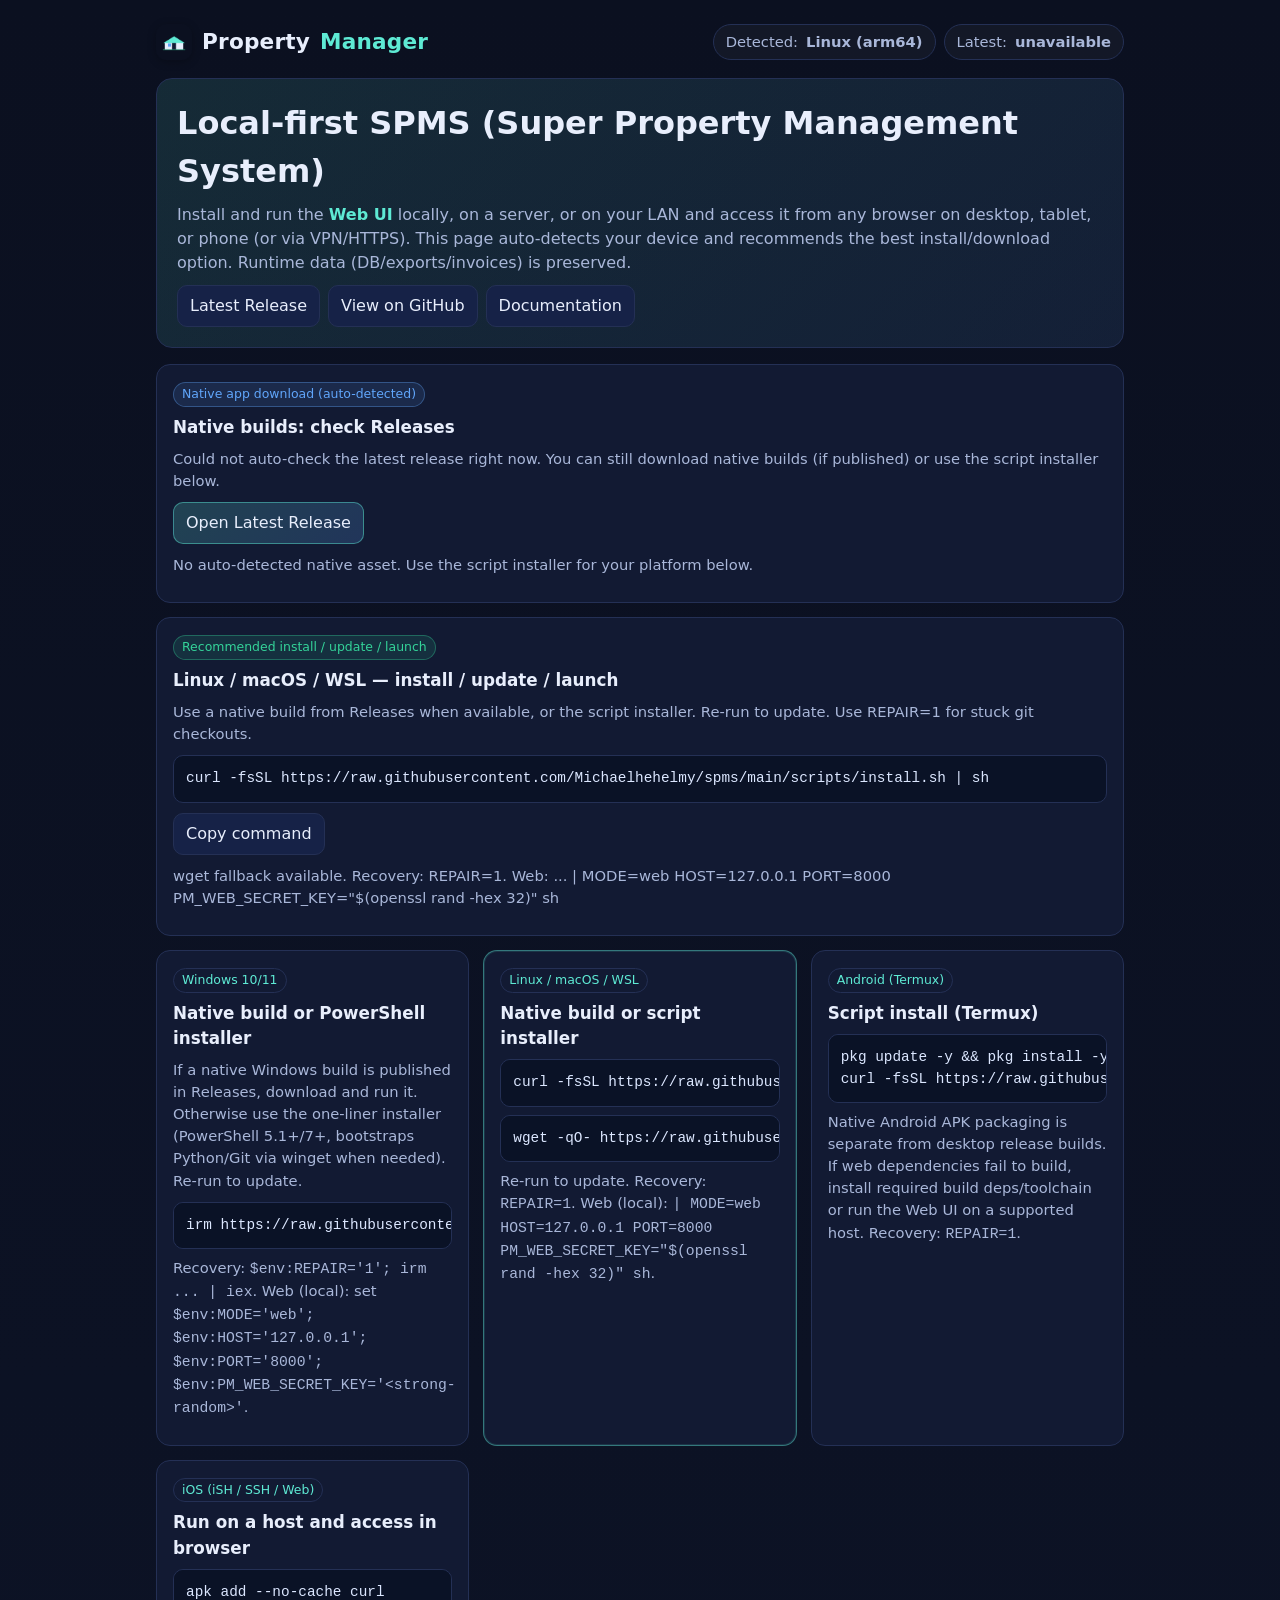
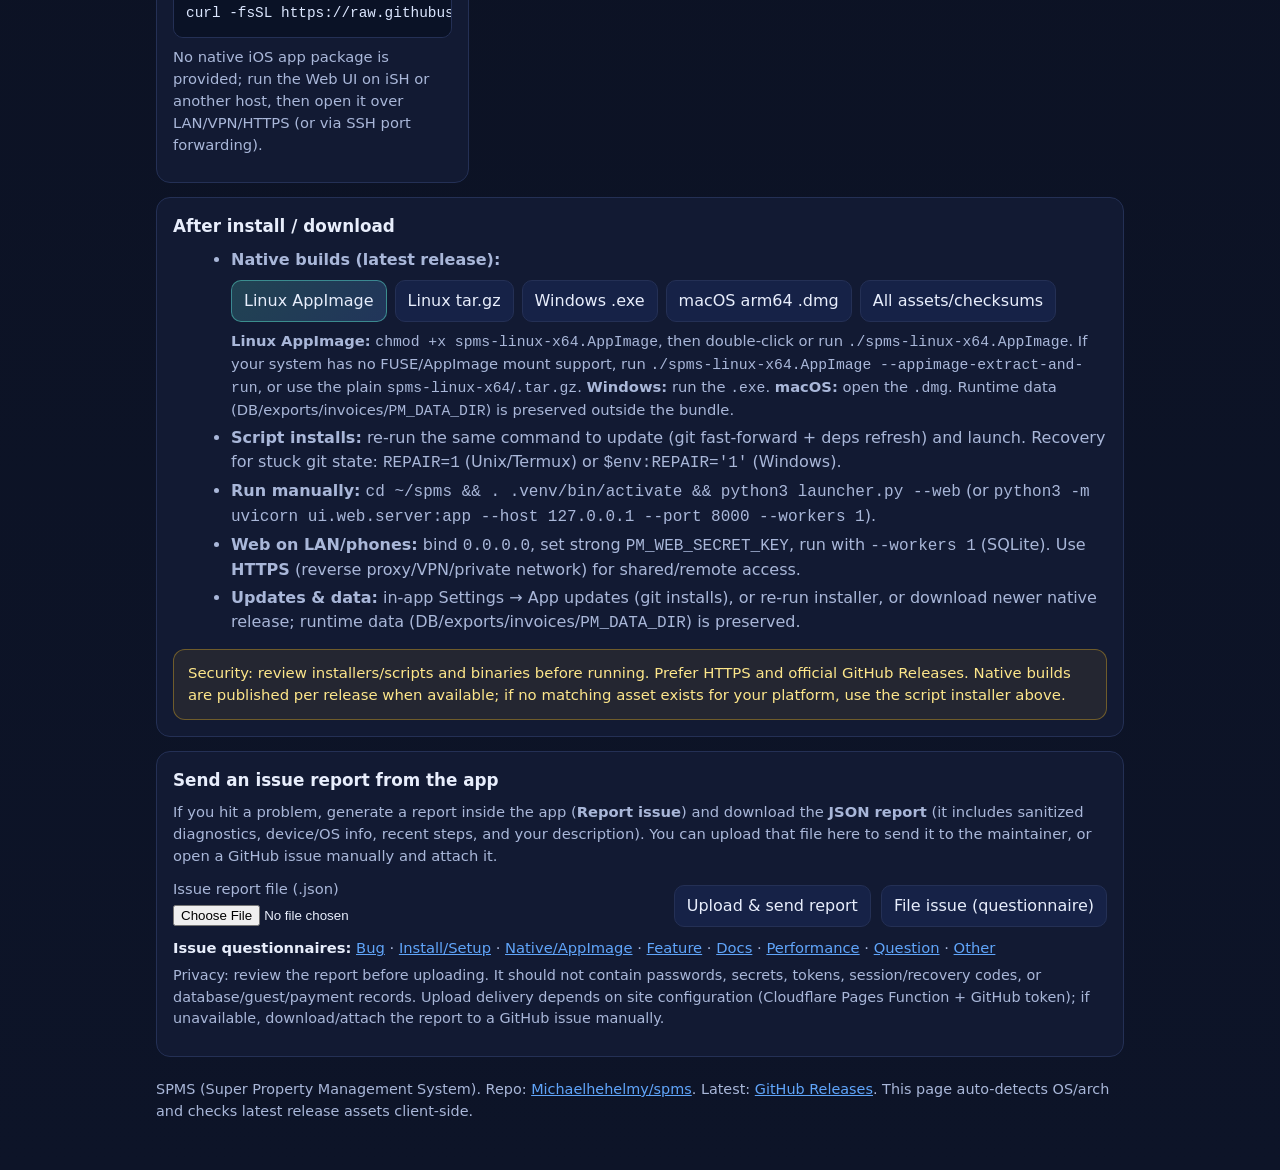
<file: index.html>
<!DOCTYPE html>
<html lang="en">
<head>
  <meta charset="utf-8">
  <meta name="viewport" content="width=device-width, initial-scale=1">
  <meta name="description" content="SPMS (Super Property Management System) — local-first Web app. Auto-detected install, download, and launch for Windows, macOS, Linux, Android (Termux), and iSH.">
  <title>SPMS — Download & Install</title>
  <link rel="icon" type="image/png" href="ui/web/static/icons/favicon-32.png">
  <link rel="apple-touch-icon" href="ui/web/static/icons/apple-touch-icon.png">
  <style>
    :root {
      --bg:#0b1020; --panel:#121a33; --panel2:#0f1730; --text:#e8eefc; --muted:#a9b7d9;
      --accent:#5eead4; --accent2:#60a5fa; --border:#243055; --code:#0a1226; --warn:#fbbf24; --ok:#34d399; --err:#f87171;
    }
    *{box-sizing:border-box}
    body{margin:0;font-family:system-ui,-apple-system,Segoe UI,Roboto,Ubuntu,Cantarell,"Helvetica Neue",Arial,sans-serif;background:linear-gradient(180deg,#0b1020 0%,#0d1428 100%);color:var(--text);line-height:1.5}
    a{color:var(--accent2)}
    .wrap{max-width:1000px;margin:0 auto;padding:24px 16px 48px}
    header{display:flex;flex-wrap:wrap;gap:12px;align-items:center;justify-content:space-between;margin-bottom:18px}
    .brand{font-size:1.35rem;font-weight:700;letter-spacing:.2px}.brand span{color:var(--accent)}
    .pills{display:flex;flex-wrap:wrap;gap:8px}
    .pill{display:inline-flex;align-items:center;gap:8px;padding:6px 12px;border:1px solid var(--border);border-radius:999px;background:rgba(255,255,255,.03);color:var(--muted);font-size:.92rem}
    .hero{background:linear-gradient(135deg,rgba(94,234,212,.12),rgba(96,165,250,.10));border:1px solid var(--border);border-radius:16px;padding:20px;margin-bottom:16px}
    h1{margin:0 0 8px;font-size:clamp(1.4rem,2.5vw,2rem)}
    p{margin:0 0 10px;color:var(--muted)}
    .grid{display:grid;grid-template-columns:repeat(auto-fit,minmax(280px,1fr));gap:14px}
    .card{background:var(--panel);border:1px solid var(--border);border-radius:14px;padding:16px}
    .card h2{margin:0 0 8px;font-size:1.05rem}
    .tag{display:inline-block;font-size:.78rem;padding:2px 8px;border-radius:999px;border:1px solid var(--border);color:var(--accent);margin-bottom:8px}
    .tag.recommended{background:rgba(52,211,153,.12);border-color:rgba(52,211,153,.35);color:var(--ok)}
    .tag.native{background:rgba(96,165,250,.12);border-color:rgba(96,165,250,.35);color:var(--accent2)}
    pre{margin:8px 0 0;background:var(--code);border:1px solid var(--border);border-radius:10px;padding:12px;overflow:auto;color:#dce7ff;font-size:.9rem}
    code{font-family:ui-monospace,SFMono-Regular,Menlo,Monaco,Consolas,"Liberation Mono",monospace}
    .row{display:flex;flex-wrap:wrap;gap:8px;align-items:center;margin-top:10px}
    button,.btn{cursor:pointer;border:1px solid var(--border);background:#162247;color:var(--text);padding:8px 12px;border-radius:10px;font:inherit;text-decoration:none;display:inline-flex;align-items:center;gap:6px}
    button:hover,.btn:hover{border-color:#35508f}
    .btn.primary{background:linear-gradient(135deg,rgba(94,234,212,.2),rgba(96,165,250,.2));border-color:rgba(94,234,212,.45)}
    .muted{color:var(--muted);font-size:.92rem}
    .note{margin-top:14px;padding:12px 14px;border:1px solid rgba(251,191,36,.35);background:rgba(251,191,36,.08);border-radius:12px;color:#fde68a;font-size:.93rem}
    .ok{color:var(--ok)} .warn{color:var(--warn)} .err{color:var(--err)}
    ul{margin:8px 0 0 18px;color:var(--muted)} li{margin:4px 0}
    footer{margin-top:22px;color:var(--muted);font-size:.9rem}
    .k{color:var(--accent)}
    .hidden{display:none !important}
    .dl-list{margin:8px 0 0;padding:0;list-style:none}
    .dl-list li{margin:6px 0}
  </style>
</head>
<body>
  <div class="wrap">
    <header>
      <div class="brand" style="display:flex;align-items:center;gap:10px;"><img src="ui/web/static/icons/icon-192.png" alt="SPMS hut logo" width="36" height="36" style="border-radius:10px;box-shadow:0 2px 8px rgba(0,0,0,.25)">Property <span>Manager</span></div>
      <div class="pills">
        <div class="pill">Detected: <strong id="detected-os">Detecting…</strong></div>
        <div class="pill">Latest: <strong id="latest-version">Checking…</strong></div>
      </div>
    </header>

    <section class="hero">
      <h1>Local-first SPMS (Super Property Management System)</h1>
      <p>Install and run the <strong class="k">Web UI</strong> locally, on a server, or on your LAN and access it from any browser on desktop, tablet, or phone (or via VPN/HTTPS). This page auto-detects your device and recommends the best install/download option. Runtime data (DB/exports/invoices) is preserved.</p>
      <div class="row">
        <a href="https://github.com/Michaelhehelmy/spms/releases/latest" target="_blank" rel="noopener"><button type="button" class="primary">Latest Release</button></a>
        <a href="https://github.com/Michaelhehelmy/spms" target="_blank" rel="noopener"><button type="button">View on GitHub</button></a>
        <a href="https://github.com/Michaelhehelmy/spms#readme" target="_blank" rel="noopener"><button type="button">Documentation</button></a>
      </div>
    </section>

    <section class="card" id="native-card" style="margin-bottom:14px;">
      <div class="tag native">Native app download (auto-detected)</div>
      <h2 id="native-title">Checking for native builds…</h2>
      <p id="native-desc" class="muted">Looking up the latest release assets for your platform.</p>
      <div id="native-actions" class="row"></div>
      <ul id="native-assets" class="dl-list"></ul>
      <p id="native-fallback" class="muted" style="margin-top:10px;"></p>
    </section>

    <section class="card" id="recommended-card" style="margin-bottom:14px;">
      <div class="tag recommended">Recommended install / update / launch</div>
      <h2 id="rec-title">Install / update / launch</h2>
      <p id="rec-desc" class="muted"></p>
      <pre><code id="rec-cmd"></code></pre>
      <div class="row">
        <button type="button" id="copy-rec">Copy command</button>
        <span class="muted" id="copy-status" aria-live="polite"></span>
      </div>
      <p id="rec-alt" class="muted" style="margin-top:10px;"></p>
    </section>

    <section class="grid" aria-label="Install options">
      <article class="card os-card" data-os="windows">
        <div class="tag">Windows 10/11</div>
        <h2>Native build or PowerShell installer</h2>
        <p class="muted">If a native Windows build is published in Releases, download and run it. Otherwise use the one-liner installer (PowerShell 5.1+/7+, bootstraps Python/Git via winget when needed). Re-run to update.</p>
        <pre><code>irm https://raw.githubusercontent.com/Michaelhehelmy/spms/main/scripts/install_windows.ps1 | iex</code></pre>
        <p class="muted" style="margin-top:8px;">Recovery: <code>$env:REPAIR='1'; irm ... | iex</code>. Web (local): set <code>$env:MODE='web'; $env:HOST='127.0.0.1'; $env:PORT='8000'; $env:PM_WEB_SECRET_KEY='&lt;strong-random&gt;'</code>.</p>
      </article>

      <article class="card os-card" data-os="linux">
        <div class="tag">Linux / macOS / WSL</div>
        <h2>Native build or script installer</h2>
        <pre><code>curl -fsSL https://raw.githubusercontent.com/Michaelhehelmy/spms/main/scripts/install.sh | sh</code></pre>
        <pre><code>wget -qO- https://raw.githubusercontent.com/Michaelhehelmy/spms/main/scripts/install.sh | sh</code></pre>
        <p class="muted" style="margin-top:8px;">Re-run to update. Recovery: <code>REPAIR=1</code>. Web (local): <code>| MODE=web HOST=127.0.0.1 PORT=8000 PM_WEB_SECRET_KEY="$(openssl rand -hex 32)" sh</code>.</p>
      </article>

      <article class="card os-card" data-os="android">
        <div class="tag">Android (Termux)</div>
        <h2>Script install (Termux)</h2>
        <pre><code>pkg update -y &amp;&amp; pkg install -y curl
curl -fsSL https://raw.githubusercontent.com/Michaelhehelmy/spms/main/scripts/install.sh | sh</code></pre>
        <p class="muted" style="margin-top:8px;">Native Android APK packaging is separate from desktop release builds. If web dependencies fail to build, install required build deps/toolchain or run the Web UI on a supported host. Recovery: <code>REPAIR=1</code>.</p>
      </article>

      <article class="card os-card" data-os="ios">
        <div class="tag">iOS (iSH / SSH / Web)</div>
        <h2>Run on a host and access in browser</h2>
        <pre><code>apk add --no-cache curl
curl -fsSL https://raw.githubusercontent.com/Michaelhehelmy/spms/main/scripts/install.sh | MODE=web sh</code></pre>
        <p class="muted" style="margin-top:8px;">No native iOS app package is provided; run the Web UI on iSH or another host, then open it over LAN/VPN/HTTPS (or via SSH port forwarding).</p>
      </article>
    </section>

    <section class="card" style="margin-top:14px;">
      <h2>After install / download</h2>
      <ul>
        <li><strong>Native builds (latest release):</strong>
          <div class="row" style="margin-top:8px; gap:8px; flex-wrap:wrap;">
            <a class="btn primary" href="https://github.com/Michaelhehelmy/spms/releases/latest/download/spms-linux-x64.AppImage" target="_blank" rel="noopener">Linux AppImage</a>
            <a class="btn secondary" href="https://github.com/Michaelhehelmy/spms/releases/latest/download/spms-linux-x64.tar.gz" target="_blank" rel="noopener">Linux tar.gz</a>
            <a class="btn secondary" href="https://github.com/Michaelhehelmy/spms/releases/latest/download/spms-windows-x64.exe" target="_blank" rel="noopener">Windows .exe</a>
            <a class="btn secondary" href="https://github.com/Michaelhehelmy/spms/releases/latest/download/spms-macos-arm64.dmg" target="_blank" rel="noopener">macOS arm64 .dmg</a>
            <a class="btn secondary" href="https://github.com/Michaelhehelmy/spms/releases/latest" target="_blank" rel="noopener">All assets/checksums</a>
          </div>
          <div class="muted" style="margin-top:8px; font-size:.92rem;">
            <strong>Linux AppImage:</strong> <code>chmod +x spms-linux-x64.AppImage</code>, then double-click or run <code>./spms-linux-x64.AppImage</code>. If your system has no FUSE/AppImage mount support, run <code>./spms-linux-x64.AppImage --appimage-extract-and-run</code>, or use the plain <code>spms-linux-x64</code>/<code>.tar.gz</code>. <strong>Windows:</strong> run the <code>.exe</code>. <strong>macOS:</strong> open the <code>.dmg</code>. Runtime data (DB/exports/invoices/<code>PM_DATA_DIR</code>) is preserved outside the bundle.
          </div>
        </li>
        <li><strong>Script installs:</strong> re-run the same command to update (git fast-forward + deps refresh) and launch. Recovery for stuck git state: <code>REPAIR=1</code> (Unix/Termux) or <code>$env:REPAIR='1'</code> (Windows).</li>
        <li><strong>Run manually:</strong> <code>cd ~/spms &amp;&amp; . .venv/bin/activate &amp;&amp; python3 launcher.py --web</code> (or <code>python3 -m uvicorn ui.web.server:app --host 127.0.0.1 --port 8000 --workers 1</code>).</li>
        <li><strong>Web on LAN/phones:</strong> bind <code>0.0.0.0</code>, set strong <code>PM_WEB_SECRET_KEY</code>, run with <code>--workers 1</code> (SQLite). Use <strong>HTTPS</strong> (reverse proxy/VPN/private network) for shared/remote access.</li>
        <li><strong>Updates &amp; data:</strong> in-app Settings → App updates (git installs), or re-run installer, or download newer native release; runtime data (DB/exports/invoices/<code>PM_DATA_DIR</code>) is preserved.</li>
      </ul>
      <div class="note">Security: review installers/scripts and binaries before running. Prefer HTTPS and official GitHub Releases. Native builds are published per release when available; if no matching asset exists for your platform, use the script installer above.</div>
    </section>

    <section class="card" id="report-upload" style="margin-top:14px;">
      <h2>Send an issue report from the app</h2>
      <p class="muted">If you hit a problem, generate a report inside the app (<strong>Report issue</strong>) and download the <strong>JSON report</strong> (it includes sanitized diagnostics, device/OS info, recent steps, and your description). You can upload that file here to send it to the maintainer, or open a GitHub issue manually and attach it.</p>
      <div class="row" style="margin-top:8px; align-items:flex-end; gap:10px;">
        <label style="flex:1; min-width:260px;">
          <span class="muted">Issue report file (.json)</span>
          <input id="report-file" type="file" accept=".json,application/json" style="width:100%; margin-top:4px; color:var(--text);"/>
        </label>
        <button type="button" id="upload-report" class="primary">Upload &amp; send report</button>
        <a class="btn" href="https://github.com/Michaelhehelmy/spms/issues/new/choose" target="_blank" rel="noopener">File issue (questionnaire)</a>
      </div>
      <p id="report-upload-status" class="muted" style="margin-top:10px;" aria-live="polite"></p>
      <div class="muted" style="margin-top:8px; font-size:.92rem;">
        <strong style="color:var(--text)">Issue questionnaires:</strong>
        <a href="https://github.com/Michaelhehelmy/spms/issues/new?template=bug_report.yml" target="_blank" rel="noopener">Bug</a> ·
        <a href="https://github.com/Michaelhehelmy/spms/issues/new?template=install_setup.yml" target="_blank" rel="noopener">Install/Setup</a> ·
        <a href="https://github.com/Michaelhehelmy/spms/issues/new?template=native_package.yml" target="_blank" rel="noopener">Native/AppImage</a> ·
        <a href="https://github.com/Michaelhehelmy/spms/issues/new?template=feature_request.yml" target="_blank" rel="noopener">Feature</a> ·
        <a href="https://github.com/Michaelhehelmy/spms/issues/new?template=documentation.yml" target="_blank" rel="noopener">Docs</a> ·
        <a href="https://github.com/Michaelhehelmy/spms/issues/new?template=performance.yml" target="_blank" rel="noopener">Performance</a> ·
        <a href="https://github.com/Michaelhehelmy/spms/issues/new?template=question.yml" target="_blank" rel="noopener">Question</a> ·
        <a href="https://github.com/Michaelhehelmy/spms/issues/new?template=other.yml" target="_blank" rel="noopener">Other</a>
      </div>
      <p class="muted" style="margin-top:6px; font-size:.9rem;">Privacy: review the report before uploading. It should not contain passwords, secrets, tokens, session/recovery codes, or database/guest/payment records. Upload delivery depends on site configuration (Cloudflare Pages Function + GitHub token); if unavailable, download/attach the report to a GitHub issue manually.</p>
    </section>

    <footer>
      SPMS (Super Property Management System). Repo: <a href="https://github.com/Michaelhehelmy/spms">Michaelhehelmy/spms</a>. Latest: <a href="https://github.com/Michaelhehelmy/spms/releases/latest">GitHub Releases</a>. This page auto-detects OS/arch and checks latest release assets client-side.
    </footer>
  </div>

  <script>
    (function () {
      var REPO = 'Michaelhehelmy/spms';
      var API_LATEST = 'https://api.github.com/repos/' + REPO + '/releases/latest';
      var RELEASES_URL = 'https://github.com/' + REPO + '/releases/latest';

      function detect() {
        var ua = navigator.userAgent || '';
        var plat = (navigator.platform || '').toLowerCase();
        var uaL = ua.toLowerCase();
        var touch = navigator.maxTouchPoints || 0;
        var isAndroid = /android/i.test(ua);
        var isIOS = /iphone|ipad|ipod/i.test(ua) || (plat === 'macintel' && touch > 1);
        var isWindows = /win/i.test(plat) || /windows/i.test(ua);
        var isMac = /mac/i.test(plat) && !isIOS;
        var isLinux = /linux/i.test(plat) && !isAndroid;
        var arch = 'x64';
        if (/arm64|aarch64|apple/.test(uaL) || (isMac && touch > 1)) arch = 'arm64';
        if (/armv7|armv8|arm/.test(uaL) && !/arm64|aarch64/.test(uaL)) arch = 'arm';
        var os = 'linux', label = 'Linux';
        if (isWindows) { os='windows'; label='Windows'; }
        else if (isAndroid) { os='android'; label='Android (Termux)'; }
        else if (isIOS) { os='ios'; label='iOS'; }
        else if (isMac) { os='macos'; label='macOS'; }
        else if (isLinux) { os='linux'; label='Linux'; }
        return { os: os, label: label + (os==='windows'||os==='linux'||os==='macos' ? ' ('+arch+')' : ''), arch: arch, isWindows:isWindows, isMac:isMac, isLinux:isLinux, isAndroid:isAndroid, isIOS:isIOS };
      }

      var options = {
        windows: {
          title: 'Windows — install / update / launch',
          desc: 'Use a native Windows build from Releases when available, or the PowerShell installer (5.1+/7+, bootstraps Python/Git via winget when needed). Re-run to update. Use REPAIR=1 for stuck git checkouts.',
          cmd: 'irm https://raw.githubusercontent.com/Michaelhehelmy/spms/main/scripts/install_windows.ps1 | iex',
          alt: 'Native: download the Windows asset below (if published). Recovery: $env:REPAIR=\'1\'; irm ... | iex  |  Web (local): default  |  Web (LAN): $env:MODE=\'web\'; $env:HOST=\'0.0.0.0\'; $env:PORT=\'8000\'; $env:PM_WEB_SECRET_KEY=\'<strong-random>\''
        },
        linux: {
          title: 'Linux / macOS / WSL — install / update / launch',
          desc: 'Use a native build from Releases when available, or the script installer. Re-run to update. Use REPAIR=1 for stuck git checkouts.',
          cmd: 'curl -fsSL https://raw.githubusercontent.com/Michaelhehelmy/spms/main/scripts/install.sh | sh',
          alt: 'wget fallback available. Recovery: REPAIR=1. Web: ... | MODE=web HOST=127.0.0.1 PORT=8000 PM_WEB_SECRET_KEY="$(openssl rand -hex 32)" sh'
        },
        macos: {
          title: 'macOS — install / update / launch',
          desc: 'Use a native macOS build from Releases when available (x64/arm64), or the script installer. Re-run to update. Use REPAIR=1 for stuck git checkouts.',
          cmd: 'curl -fsSL https://raw.githubusercontent.com/Michaelhehelmy/spms/main/scripts/install.sh | sh',
          alt: 'Native: download the macOS asset below (if published), or use the script installer above.'
        },
        android: {
          title: 'Android (Termux) — install / update / launch',
          desc: 'Script install in Termux (native Android APK packaging is separate). Re-run to update. If web deps fail to build, install required build deps/toolchain or run the web UI on a supported host. Recovery: REPAIR=1.',
          cmd: 'pkg update -y && pkg install -y curl\ncurl -fsSL https://raw.githubusercontent.com/Michaelhehelmy/spms/main/scripts/install.sh | sh',
          alt: 'Recovery: REPAIR=1 curl -fsSL .../install.sh | sh  |  Web/LAN: set MODE=web HOST=0.0.0.0 PORT=8000 PM_WEB_SECRET_KEY=<strong-random>'
        },
        ios: {
          title: 'iPhone/iPad — run on a host, access in browser',
          desc: 'No native iOS app package is provided; run the Web UI on iSH or another host, then open it in Safari over LAN/VPN/HTTPS.',
          cmd: 'apk add --no-cache curl\ncurl -fsSL https://raw.githubusercontent.com/Michaelhehelmy/spms/main/scripts/install.sh | MODE=web sh',
          alt: 'Run the server on a reachable host and browse http://<host-ip>:8000 (use --workers 1, strong PM_WEB_SECRET_KEY, HTTPS for shared/remote access).'
        }
      };

      function matchAssets(assets, info) {
        if (!assets || !assets.length) return [];
        var os = info.os, arch = info.arch;
        function score(name) {
          var n = name.toLowerCase();
          var s = 0;
          if (os === 'windows' && (/win/.test(n) || /\.exe($|\.)/.test(n) || /\.msi($|\.)/.test(n) || /\.zip($|\.)/.test(n))) s += 5;
          if (os === 'macos' && (/mac|osx|darwin/.test(n) || /\.dmg($|\.)/.test(n) || /\.pkg($|\.)/.test(n))) s += 5;
          if (os === 'linux' && (/linux/.test(n) || /\.appimage($|\.)/.test(n) || /\.deb($|\.)/.test(n) || /\.tar/.test(n))) s += 5;
          // Prefer modern single-file/native distribution formats
          if (os === 'windows' && /\.exe($|\.)/.test(n)) s += 2;
          if (os === 'macos' && /\.dmg($|\.)/.test(n)) s += 2;
          if (os === 'linux' && /\.appimage($|\.)/.test(n)) s += 2;
          if (os === 'linux' && /linux/.test(n) && !/\.(tar\.|t?gz|zip|deb|rpm|appimage)($|\.)/.test(n)) s += 1; // plain single binary
          if (os === 'android' && (/android|\.apk($|\.)/.test(n))) s += 5;
          if (arch === 'arm64' && (/arm64|aarch64/.test(n))) s += 2;
          if (arch === 'x64' && (/x64|amd64|x86_64/.test(n))) s += 2;
          if (/nuitka|native|standalone|\bspms\b|property-manager/.test(n)) s += 1;
          if (/sha256|checksum|\.sig/.test(n)) s -= 10;
          return s;
        }
        return assets.map(function(a){ return {a:a, s:score(a.name||'')}; })
          .filter(function(x){ return x.s > 0; })
          .sort(function(x,y){ return y.s - x.s; })
          .map(function(x){ return x.a; });
      }

      function setNative(info, release, err) {
        var title = document.getElementById('native-title');
        var desc = document.getElementById('native-desc');
        var actions = document.getElementById('native-actions');
        var list = document.getElementById('native-assets');
        var fb = document.getElementById('native-fallback');
        actions.innerHTML = ''; list.innerHTML = '';
        var verEl = document.getElementById('latest-version');
        if (err || !release) {
          if (verEl) verEl.textContent = 'unavailable';
          title.textContent = 'Native builds: check Releases';
          desc.textContent = 'Could not auto-check the latest release right now. You can still download native builds (if published) or use the script installer below.';
          actions.innerHTML = '<a class="btn primary" href="'+RELEASES_URL+'" target="_blank" rel="noopener">Open Latest Release</a>';
          fb.innerHTML = 'No auto-detected native asset. Use the script installer for your platform below.';
          return;
        }
        var tag = release.tag_name || release.name || 'latest';
        if (verEl) verEl.textContent = tag;
        var matches = matchAssets(release.assets || [], info);
        if (matches.length) {
          title.textContent = 'Native build available for ' + info.label + ' (' + tag + ')';
          desc.textContent = 'Download the matching asset for your device, then run/install it. Verify checksums/signatures if provided in the release.';
          var best = matches[0];
          actions.innerHTML = '<a class="btn primary" href="'+best.browser_download_url+'" rel="noopener">Download ' + (best.name||'native build') + '</a>' +
                              '<a class="btn" href="'+(release.html_url||RELEASES_URL)+'" target="_blank" rel="noopener">View Release</a>';
          fb.innerHTML = '<span class="ok">Auto-detected match found.</span> If this is not the right build for your CPU/OS, pick another asset below or use the script installer.';
        } else {
          title.textContent = 'No native build auto-matched for ' + info.label + ' (' + tag + ')';
          desc.textContent = 'A release exists, but no asset clearly matches this device/OS. You can browse all release assets or use the script installer (recommended fallback).';
          actions.innerHTML = '<a class="btn primary" href="'+(release.html_url||RELEASES_URL)+'" target="_blank" rel="noopener">Browse Release Assets</a>';
          fb.innerHTML = 'Script installer below works across supported environments and preserves runtime data.';
        }
        var all = (release.assets || []).slice(0, 12);
        for (var i=0;i<all.length;i++) {
          var a = all[i];
          var li = document.createElement('li');
          li.innerHTML = '<a href="'+a.browser_download_url+'" rel="noopener">'+a.name+'</a> <span class="muted">(' + Math.round((a.size||0)/1024/1024*10)/10 + ' MB)</span>';
          list.appendChild(li);
        }
      }

      var info = detect();
      document.getElementById('detected-os').textContent = info.label;
      var key = info.os === 'macos' ? 'macos' : (info.os === 'windows' ? 'windows' : (info.os === 'android' ? 'android' : (info.os === 'ios' ? 'ios' : 'linux')));
      var opt = options[key] || options.linux;
      document.getElementById('rec-title').textContent = opt.title;
      document.getElementById('rec-desc').textContent = opt.desc;
      document.getElementById('rec-cmd').textContent = opt.cmd;
      document.getElementById('rec-alt').textContent = opt.alt;

      document.getElementById('copy-rec').addEventListener('click', function () {
        var text = opt.cmd;
        var status = document.getElementById('copy-status');
        function done(msg) { status.textContent = msg; setTimeout(function(){ status.textContent = ''; }, 2500); }
        if (navigator.clipboard && navigator.clipboard.writeText) {
          navigator.clipboard.writeText(text).then(function(){ done('Copied.'); }, function(){ done('Copy failed — select manually.'); });
        } else {
          try { var ta=document.createElement('textarea'); ta.value=text; document.body.appendChild(ta); ta.select(); document.execCommand('copy'); document.body.removeChild(ta); done('Copied.'); }
          catch(e){ done('Copy failed — select manually.'); }
        }
      });

      var cards = document.querySelectorAll('.os-card');
      for (var i=0;i<cards.length;i++) {
        var d = cards[i].getAttribute('data-os');
        if (d === info.os || (d === 'linux' && (info.os === 'macos' || info.os === 'linux'))) {
          cards[i].style.borderColor = 'rgba(94,234,212,.45)';
          cards[i].style.boxShadow = '0 0 0 1px rgba(94,234,212,.12) inset';
        }
      }

      // Fetch latest release (client-side). May be rate-limited or blocked by CORS/network policies.
      try {
        fetch(API_LATEST, { headers: { 'Accept': 'application/vnd.github+json' } })
          .then(function(r){ if(!r.ok) throw new Error('HTTP '+r.status); return r.json(); })
          .then(function(j){ setNative(info, j, null); })
          .catch(function(e){ setNative(info, null, e); });
      } catch (e) { setNative(info, null, e); }

      // Upload downloaded in-app JSON report to landing page endpoint (Pages Function -> GitHub issue)
      var uploadBtn = document.getElementById('upload-report');
      var fileInput = document.getElementById('report-file');
      var uploadStatus = document.getElementById('report-upload-status');
      function setUploadStatus(msg, cls) {
        if (!uploadStatus) return;
        uploadStatus.className = 'muted ' + (cls || '');
        uploadStatus.textContent = msg || '';
      }
      if (uploadBtn) {
        uploadBtn.addEventListener('click', function () {
          var file = fileInput && fileInput.files && fileInput.files[0];
          if (!file) { setUploadStatus('Select the downloaded JSON report file first.', 'warn'); return; }
          if (file.size > 600000) { setUploadStatus('Report file is too large. Please upload the JSON report generated by the app (or attach it to a GitHub issue manually).', 'warn'); return; }
          var reader = new FileReader();
          uploadBtn.disabled = true;
          setUploadStatus('Uploading report…', '');
          reader.onerror = function () { uploadBtn.disabled = false; setUploadStatus('Could not read the selected file.', 'err'); };
          reader.onload = function () {
            var text = reader.result;
            try { JSON.parse(text); } catch (e) { uploadBtn.disabled = false; setUploadStatus('Selected file is not valid JSON. Please choose the downloaded .json report.', 'err'); return; }
            fetch('/api/report', { method: 'POST', headers: { 'Content-Type': 'application/json' }, body: text })
              .then(function (r) { return r.json().catch(function(){ return {}; }).then(function(j){ return { ok: r.ok, status: r.status, j: j }; }); })
              .then(function (res) {
                uploadBtn.disabled = false;
                if (res.ok && res.j && res.j.ok) {
                  var url = res.j.issue_url || '';
                  setUploadStatus('Report sent successfully.' + (url ? ' Issue: ' + url : ''), 'ok');
                  if (url) {
                    var a = document.createElement('a'); a.href = url; a.target = '_blank'; a.rel = 'noopener'; a.textContent = 'View submitted report'; a.style.marginLeft = '8px';
                    uploadStatus.appendChild(document.createTextNode(' '));
                    uploadStatus.appendChild(a);
                  }
                } else {
                  var msg = (res.j && (res.j.error || res.j.message)) || ('Upload failed (HTTP ' + res.status + ').');
                  if (res.status === 404 || res.status === 405) msg = 'Report upload endpoint is not available on this deployment. Please open a GitHub issue and attach the downloaded report file.';
                  setUploadStatus(msg, 'err');
                }
              })
              .catch(function () { uploadBtn.disabled = false; setUploadStatus('Network error while uploading. Please open a GitHub issue and attach the downloaded report file.', 'err'); });
          };
          reader.readAsText(file);
        });
      }
    })();
  </script>
</body>
</html>
</file>
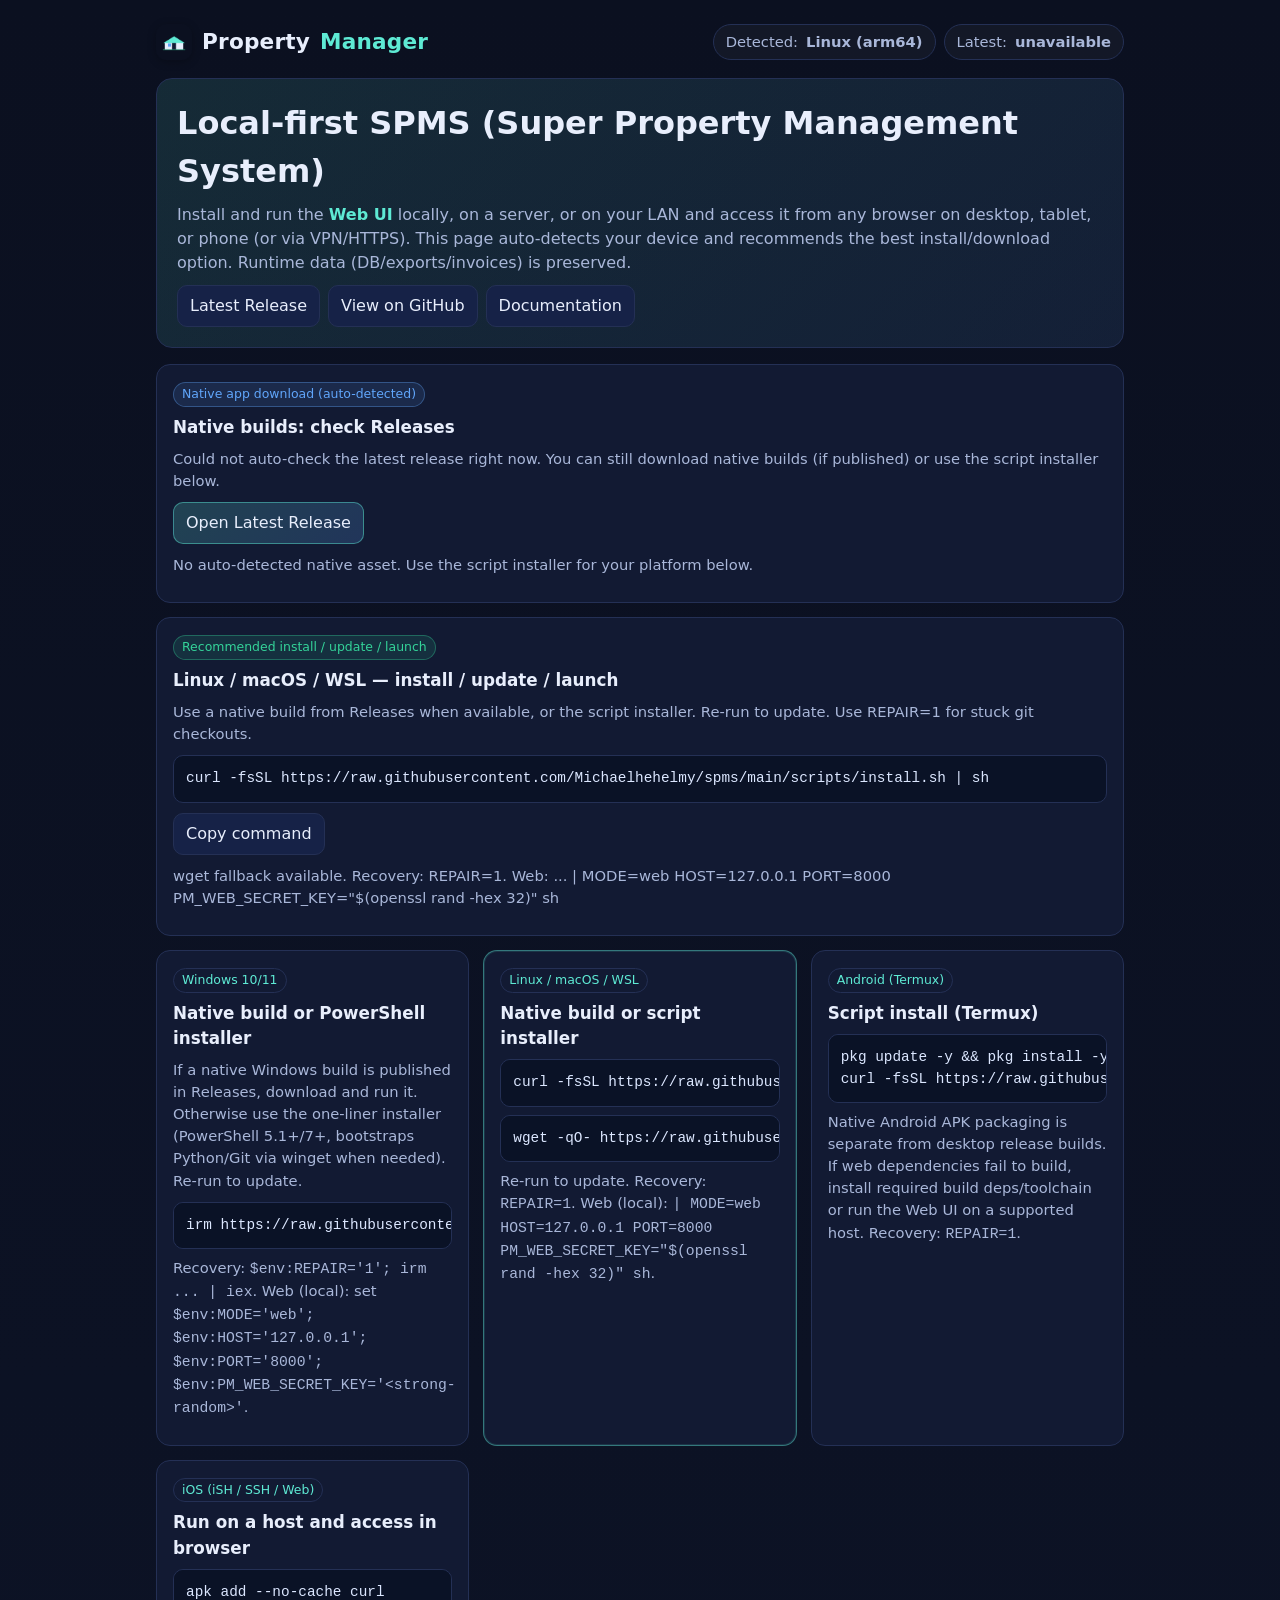
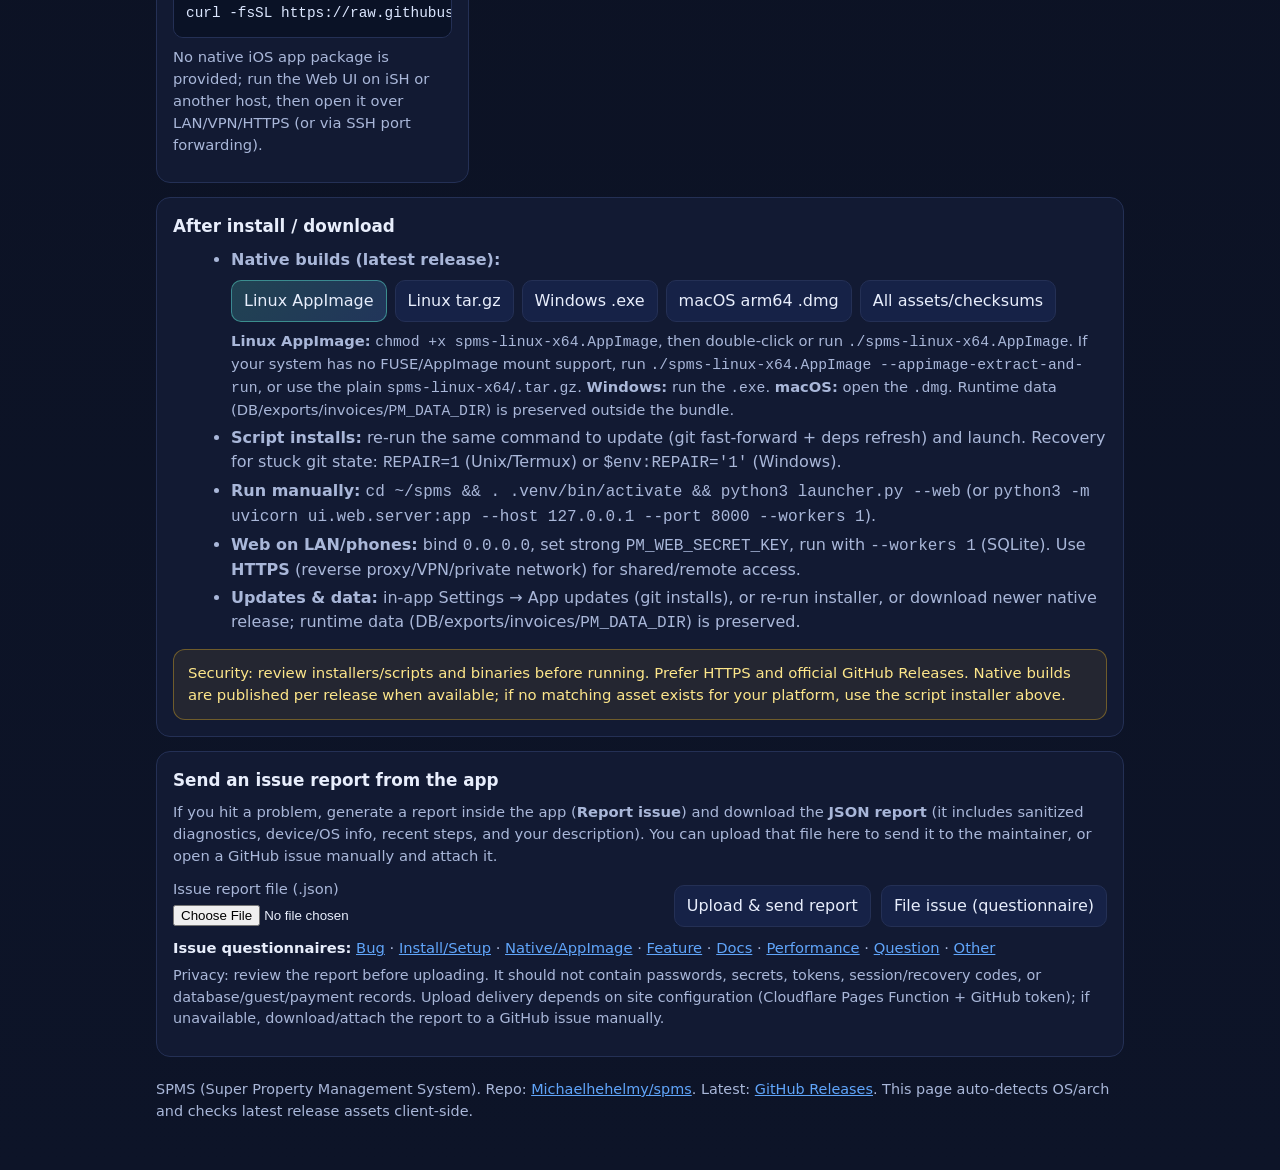
<file: website/index.html>
<!DOCTYPE html>
<html lang="en">
<head>
  <meta charset="utf-8">
  <meta name="viewport" content="width=device-width, initial-scale=1">
  <meta name="description" content="SPMS (Super Property Management System) — local-first Web app. Auto-detected install, download, and launch for Windows, macOS, Linux, Android (Termux), and iSH.">
  <title>SPMS — Download & Install</title>
  <link rel="icon" type="image/png" href="icons/favicon-32.png">
  <link rel="apple-touch-icon" href="icons/apple-touch-icon.png">
  <style>
    :root {
      --bg:#0b1020; --panel:#121a33; --panel2:#0f1730; --text:#e8eefc; --muted:#a9b7d9;
      --accent:#5eead4; --accent2:#60a5fa; --border:#243055; --code:#0a1226; --warn:#fbbf24; --ok:#34d399; --err:#f87171;
    }
    *{box-sizing:border-box}
    body{margin:0;font-family:system-ui,-apple-system,Segoe UI,Roboto,Ubuntu,Cantarell,"Helvetica Neue",Arial,sans-serif;background:linear-gradient(180deg,#0b1020 0%,#0d1428 100%);color:var(--text);line-height:1.5}
    a{color:var(--accent2)}
    .wrap{max-width:1000px;margin:0 auto;padding:24px 16px 48px}
    header{display:flex;flex-wrap:wrap;gap:12px;align-items:center;justify-content:space-between;margin-bottom:18px}
    .brand{font-size:1.35rem;font-weight:700;letter-spacing:.2px}.brand span{color:var(--accent)}
    .pills{display:flex;flex-wrap:wrap;gap:8px}
    .pill{display:inline-flex;align-items:center;gap:8px;padding:6px 12px;border:1px solid var(--border);border-radius:999px;background:rgba(255,255,255,.03);color:var(--muted);font-size:.92rem}
    .hero{background:linear-gradient(135deg,rgba(94,234,212,.12),rgba(96,165,250,.10));border:1px solid var(--border);border-radius:16px;padding:20px;margin-bottom:16px}
    h1{margin:0 0 8px;font-size:clamp(1.4rem,2.5vw,2rem)}
    p{margin:0 0 10px;color:var(--muted)}
    .grid{display:grid;grid-template-columns:repeat(auto-fit,minmax(280px,1fr));gap:14px}
    .card{background:var(--panel);border:1px solid var(--border);border-radius:14px;padding:16px}
    .card h2{margin:0 0 8px;font-size:1.05rem}
    .tag{display:inline-block;font-size:.78rem;padding:2px 8px;border-radius:999px;border:1px solid var(--border);color:var(--accent);margin-bottom:8px}
    .tag.recommended{background:rgba(52,211,153,.12);border-color:rgba(52,211,153,.35);color:var(--ok)}
    .tag.native{background:rgba(96,165,250,.12);border-color:rgba(96,165,250,.35);color:var(--accent2)}
    pre{margin:8px 0 0;background:var(--code);border:1px solid var(--border);border-radius:10px;padding:12px;overflow:auto;color:#dce7ff;font-size:.9rem}
    code{font-family:ui-monospace,SFMono-Regular,Menlo,Monaco,Consolas,"Liberation Mono",monospace}
    .row{display:flex;flex-wrap:wrap;gap:8px;align-items:center;margin-top:10px}
    button,.btn{cursor:pointer;border:1px solid var(--border);background:#162247;color:var(--text);padding:8px 12px;border-radius:10px;font:inherit;text-decoration:none;display:inline-flex;align-items:center;gap:6px}
    button:hover,.btn:hover{border-color:#35508f}
    .btn.primary{background:linear-gradient(135deg,rgba(94,234,212,.2),rgba(96,165,250,.2));border-color:rgba(94,234,212,.45)}
    .muted{color:var(--muted);font-size:.92rem}
    .note{margin-top:14px;padding:12px 14px;border:1px solid rgba(251,191,36,.35);background:rgba(251,191,36,.08);border-radius:12px;color:#fde68a;font-size:.93rem}
    .ok{color:var(--ok)} .warn{color:var(--warn)} .err{color:var(--err)}
    ul{margin:8px 0 0 18px;color:var(--muted)} li{margin:4px 0}
    footer{margin-top:22px;color:var(--muted);font-size:.9rem}
    .k{color:var(--accent)}
    .hidden{display:none !important}
    .dl-list{margin:8px 0 0;padding:0;list-style:none}
    .dl-list li{margin:6px 0}
  </style>
</head>
<body>
  <div class="wrap">
    <header>
      <div class="brand" style="display:flex;align-items:center;gap:10px;"><img src="icons/icon-192.png" alt="SPMS hut logo" width="36" height="36" style="border-radius:10px;box-shadow:0 2px 8px rgba(0,0,0,.25)">Property <span>Manager</span></div>
      <div class="pills">
        <div class="pill">Detected: <strong id="detected-os">Detecting…</strong></div>
        <div class="pill">Latest: <strong id="latest-version">Checking…</strong></div>
      </div>
    </header>

    <section class="hero">
      <h1>Local-first SPMS (Super Property Management System)</h1>
      <p>Install and run the <strong class="k">Web UI</strong> locally, on a server, or on your LAN and access it from any browser on desktop, tablet, or phone (or via VPN/HTTPS). This page auto-detects your device and recommends the best install/download option. Runtime data (DB/exports/invoices) is preserved.</p>
      <div class="row">
        <a href="https://github.com/Michaelhehelmy/spms/releases/latest" target="_blank" rel="noopener"><button type="button" class="primary">Latest Release</button></a>
        <a href="https://github.com/Michaelhehelmy/spms" target="_blank" rel="noopener"><button type="button">View on GitHub</button></a>
        <a href="https://github.com/Michaelhehelmy/spms#readme" target="_blank" rel="noopener"><button type="button">Documentation</button></a>
      </div>
    </section>

    <section class="card" id="native-card" style="margin-bottom:14px;">
      <div class="tag native">Native app download (auto-detected)</div>
      <h2 id="native-title">Checking for native builds…</h2>
      <p id="native-desc" class="muted">Looking up the latest release assets for your platform.</p>
      <div id="native-actions" class="row"></div>
      <ul id="native-assets" class="dl-list"></ul>
      <p id="native-fallback" class="muted" style="margin-top:10px;"></p>
    </section>

    <section class="card" id="recommended-card" style="margin-bottom:14px;">
      <div class="tag recommended">Recommended install / update / launch</div>
      <h2 id="rec-title">Install / update / launch</h2>
      <p id="rec-desc" class="muted"></p>
      <pre><code id="rec-cmd"></code></pre>
      <div class="row">
        <button type="button" id="copy-rec">Copy command</button>
        <span class="muted" id="copy-status" aria-live="polite"></span>
      </div>
      <p id="rec-alt" class="muted" style="margin-top:10px;"></p>
    </section>

    <section class="grid" aria-label="Install options">
      <article class="card os-card" data-os="windows">
        <div class="tag">Windows 10/11</div>
        <h2>Native build or PowerShell installer</h2>
        <p class="muted">If a native Windows build is published in Releases, download and run it. Otherwise use the one-liner installer (PowerShell 5.1+/7+, bootstraps Python/Git via winget when needed). Re-run to update.</p>
        <pre><code>irm https://raw.githubusercontent.com/Michaelhehelmy/spms/main/scripts/install_windows.ps1 | iex</code></pre>
        <p class="muted" style="margin-top:8px;">Recovery: <code>$env:REPAIR='1'; irm ... | iex</code>. Web (local): set <code>$env:MODE='web'; $env:HOST='127.0.0.1'; $env:PORT='8000'; $env:PM_WEB_SECRET_KEY='&lt;strong-random&gt;'</code>.</p>
      </article>

      <article class="card os-card" data-os="linux">
        <div class="tag">Linux / macOS / WSL</div>
        <h2>Native build or script installer</h2>
        <pre><code>curl -fsSL https://raw.githubusercontent.com/Michaelhehelmy/spms/main/scripts/install.sh | sh</code></pre>
        <pre><code>wget -qO- https://raw.githubusercontent.com/Michaelhehelmy/spms/main/scripts/install.sh | sh</code></pre>
        <p class="muted" style="margin-top:8px;">Re-run to update. Recovery: <code>REPAIR=1</code>. Web (local): <code>| MODE=web HOST=127.0.0.1 PORT=8000 PM_WEB_SECRET_KEY="$(openssl rand -hex 32)" sh</code>.</p>
      </article>

      <article class="card os-card" data-os="android">
        <div class="tag">Android (Termux)</div>
        <h2>Script install (Termux)</h2>
        <pre><code>pkg update -y &amp;&amp; pkg install -y curl
curl -fsSL https://raw.githubusercontent.com/Michaelhehelmy/spms/main/scripts/install.sh | sh</code></pre>
        <p class="muted" style="margin-top:8px;">Native Android APK packaging is separate from desktop release builds. If web dependencies fail to build, install required build deps/toolchain or run the Web UI on a supported host. Recovery: <code>REPAIR=1</code>.</p>
      </article>

      <article class="card os-card" data-os="ios">
        <div class="tag">iOS (iSH / SSH / Web)</div>
        <h2>Run on a host and access in browser</h2>
        <pre><code>apk add --no-cache curl
curl -fsSL https://raw.githubusercontent.com/Michaelhehelmy/spms/main/scripts/install.sh | MODE=web sh</code></pre>
        <p class="muted" style="margin-top:8px;">No native iOS app package is provided; run the Web UI on iSH or another host, then open it over LAN/VPN/HTTPS (or via SSH port forwarding).</p>
      </article>
    </section>

    <section class="card" style="margin-top:14px;">
      <h2>After install / download</h2>
      <ul>
        <li><strong>Native builds (latest release):</strong>
          <div class="row" style="margin-top:8px; gap:8px; flex-wrap:wrap;">
            <a class="btn primary" href="https://github.com/Michaelhehelmy/spms/releases/latest/download/spms-linux-x64.AppImage" target="_blank" rel="noopener">Linux AppImage</a>
            <a class="btn secondary" href="https://github.com/Michaelhehelmy/spms/releases/latest/download/spms-linux-x64.tar.gz" target="_blank" rel="noopener">Linux tar.gz</a>
            <a class="btn secondary" href="https://github.com/Michaelhehelmy/spms/releases/latest/download/spms-windows-x64.exe" target="_blank" rel="noopener">Windows .exe</a>
            <a class="btn secondary" href="https://github.com/Michaelhehelmy/spms/releases/latest/download/spms-macos-arm64.dmg" target="_blank" rel="noopener">macOS arm64 .dmg</a>
            <a class="btn secondary" href="https://github.com/Michaelhehelmy/spms/releases/latest" target="_blank" rel="noopener">All assets/checksums</a>
          </div>
          <div class="muted" style="margin-top:8px; font-size:.92rem;">
            <strong>Linux AppImage:</strong> <code>chmod +x spms-linux-x64.AppImage</code>, then double-click or run <code>./spms-linux-x64.AppImage</code>. If your system has no FUSE/AppImage mount support, run <code>./spms-linux-x64.AppImage --appimage-extract-and-run</code>, or use the plain <code>spms-linux-x64</code>/<code>.tar.gz</code>. <strong>Windows:</strong> run the <code>.exe</code>. <strong>macOS:</strong> open the <code>.dmg</code>. Runtime data (DB/exports/invoices/<code>PM_DATA_DIR</code>) is preserved outside the bundle.
          </div>
        </li>
        <li><strong>Script installs:</strong> re-run the same command to update (git fast-forward + deps refresh) and launch. Recovery for stuck git state: <code>REPAIR=1</code> (Unix/Termux) or <code>$env:REPAIR='1'</code> (Windows).</li>
        <li><strong>Run manually:</strong> <code>cd ~/spms &amp;&amp; . .venv/bin/activate &amp;&amp; python3 launcher.py --web</code> (or <code>python3 -m uvicorn ui.web.server:app --host 127.0.0.1 --port 8000 --workers 1</code>).</li>
        <li><strong>Web on LAN/phones:</strong> bind <code>0.0.0.0</code>, set strong <code>PM_WEB_SECRET_KEY</code>, run with <code>--workers 1</code> (SQLite). Use <strong>HTTPS</strong> (reverse proxy/VPN/private network) for shared/remote access.</li>
        <li><strong>Updates &amp; data:</strong> in-app Settings → App updates (git installs), or re-run installer, or download newer native release; runtime data (DB/exports/invoices/<code>PM_DATA_DIR</code>) is preserved.</li>
      </ul>
      <div class="note">Security: review installers/scripts and binaries before running. Prefer HTTPS and official GitHub Releases. Native builds are published per release when available; if no matching asset exists for your platform, use the script installer above.</div>
    </section>

    <section class="card" id="report-upload" style="margin-top:14px;">
      <h2>Send an issue report from the app</h2>
      <p class="muted">If you hit a problem, generate a report inside the app (<strong>Report issue</strong>) and download the <strong>JSON report</strong> (it includes sanitized diagnostics, device/OS info, recent steps, and your description). You can upload that file here to send it to the maintainer, or open a GitHub issue manually and attach it.</p>
      <div class="row" style="margin-top:8px; align-items:flex-end; gap:10px;">
        <label style="flex:1; min-width:260px;">
          <span class="muted">Issue report file (.json)</span>
          <input id="report-file" type="file" accept=".json,application/json" style="width:100%; margin-top:4px; color:var(--text);"/>
        </label>
        <button type="button" id="upload-report" class="primary">Upload &amp; send report</button>
        <a class="btn" href="https://github.com/Michaelhehelmy/spms/issues/new/choose" target="_blank" rel="noopener">File issue (questionnaire)</a>
      </div>
      <p id="report-upload-status" class="muted" style="margin-top:10px;" aria-live="polite"></p>
      <div class="muted" style="margin-top:8px; font-size:.92rem;">
        <strong style="color:var(--text)">Issue questionnaires:</strong>
        <a href="https://github.com/Michaelhehelmy/spms/issues/new?template=bug_report.yml" target="_blank" rel="noopener">Bug</a> ·
        <a href="https://github.com/Michaelhehelmy/spms/issues/new?template=install_setup.yml" target="_blank" rel="noopener">Install/Setup</a> ·
        <a href="https://github.com/Michaelhehelmy/spms/issues/new?template=native_package.yml" target="_blank" rel="noopener">Native/AppImage</a> ·
        <a href="https://github.com/Michaelhehelmy/spms/issues/new?template=feature_request.yml" target="_blank" rel="noopener">Feature</a> ·
        <a href="https://github.com/Michaelhehelmy/spms/issues/new?template=documentation.yml" target="_blank" rel="noopener">Docs</a> ·
        <a href="https://github.com/Michaelhehelmy/spms/issues/new?template=performance.yml" target="_blank" rel="noopener">Performance</a> ·
        <a href="https://github.com/Michaelhehelmy/spms/issues/new?template=question.yml" target="_blank" rel="noopener">Question</a> ·
        <a href="https://github.com/Michaelhehelmy/spms/issues/new?template=other.yml" target="_blank" rel="noopener">Other</a>
      </div>
      <p class="muted" style="margin-top:6px; font-size:.9rem;">Privacy: review the report before uploading. It should not contain passwords, secrets, tokens, session/recovery codes, or database/guest/payment records. Upload delivery depends on site configuration (Cloudflare Pages Function + GitHub token); if unavailable, download/attach the report to a GitHub issue manually.</p>
    </section>

    <footer>
      SPMS (Super Property Management System). Repo: <a href="https://github.com/Michaelhehelmy/spms">Michaelhehelmy/spms</a>. Latest: <a href="https://github.com/Michaelhehelmy/spms/releases/latest">GitHub Releases</a>. This page auto-detects OS/arch and checks latest release assets client-side.
    </footer>
  </div>

  <script>
    (function () {
      var REPO = 'Michaelhehelmy/spms';
      var API_LATEST = 'https://api.github.com/repos/' + REPO + '/releases/latest';
      var RELEASES_URL = 'https://github.com/' + REPO + '/releases/latest';

      function detect() {
        var ua = navigator.userAgent || '';
        var plat = (navigator.platform || '').toLowerCase();
        var uaL = ua.toLowerCase();
        var touch = navigator.maxTouchPoints || 0;
        var isAndroid = /android/i.test(ua);
        var isIOS = /iphone|ipad|ipod/i.test(ua) || (plat === 'macintel' && touch > 1);
        var isWindows = /win/i.test(plat) || /windows/i.test(ua);
        var isMac = /mac/i.test(plat) && !isIOS;
        var isLinux = /linux/i.test(plat) && !isAndroid;
        var arch = 'x64';
        if (/arm64|aarch64|apple/.test(uaL) || (isMac && touch > 1)) arch = 'arm64';
        if (/armv7|armv8|arm/.test(uaL) && !/arm64|aarch64/.test(uaL)) arch = 'arm';
        var os = 'linux', label = 'Linux';
        if (isWindows) { os='windows'; label='Windows'; }
        else if (isAndroid) { os='android'; label='Android (Termux)'; }
        else if (isIOS) { os='ios'; label='iOS'; }
        else if (isMac) { os='macos'; label='macOS'; }
        else if (isLinux) { os='linux'; label='Linux'; }
        return { os: os, label: label + (os==='windows'||os==='linux'||os==='macos' ? ' ('+arch+')' : ''), arch: arch, isWindows:isWindows, isMac:isMac, isLinux:isLinux, isAndroid:isAndroid, isIOS:isIOS };
      }

      var options = {
        windows: {
          title: 'Windows — install / update / launch',
          desc: 'Use a native Windows build from Releases when available, or the PowerShell installer (5.1+/7+, bootstraps Python/Git via winget when needed). Re-run to update. Use REPAIR=1 for stuck git checkouts.',
          cmd: 'irm https://raw.githubusercontent.com/Michaelhehelmy/spms/main/scripts/install_windows.ps1 | iex',
          alt: 'Native: download the Windows asset below (if published). Recovery: $env:REPAIR=\'1\'; irm ... | iex  |  Web (local): default  |  Web (LAN): $env:MODE=\'web\'; $env:HOST=\'0.0.0.0\'; $env:PORT=\'8000\'; $env:PM_WEB_SECRET_KEY=\'<strong-random>\''
        },
        linux: {
          title: 'Linux / macOS / WSL — install / update / launch',
          desc: 'Use a native build from Releases when available, or the script installer. Re-run to update. Use REPAIR=1 for stuck git checkouts.',
          cmd: 'curl -fsSL https://raw.githubusercontent.com/Michaelhehelmy/spms/main/scripts/install.sh | sh',
          alt: 'wget fallback available. Recovery: REPAIR=1. Web: ... | MODE=web HOST=127.0.0.1 PORT=8000 PM_WEB_SECRET_KEY="$(openssl rand -hex 32)" sh'
        },
        macos: {
          title: 'macOS — install / update / launch',
          desc: 'Use a native macOS build from Releases when available (x64/arm64), or the script installer. Re-run to update. Use REPAIR=1 for stuck git checkouts.',
          cmd: 'curl -fsSL https://raw.githubusercontent.com/Michaelhehelmy/spms/main/scripts/install.sh | sh',
          alt: 'Native: download the macOS asset below (if published), or use the script installer above.'
        },
        android: {
          title: 'Android (Termux) — install / update / launch',
          desc: 'Script install in Termux (native Android APK packaging is separate). Re-run to update. If web deps fail to build, install required build deps/toolchain or run the web UI on a supported host. Recovery: REPAIR=1.',
          cmd: 'pkg update -y && pkg install -y curl\ncurl -fsSL https://raw.githubusercontent.com/Michaelhehelmy/spms/main/scripts/install.sh | sh',
          alt: 'Recovery: REPAIR=1 curl -fsSL .../install.sh | sh  |  Web/LAN: set MODE=web HOST=0.0.0.0 PORT=8000 PM_WEB_SECRET_KEY=<strong-random>'
        },
        ios: {
          title: 'iPhone/iPad — run on a host, access in browser',
          desc: 'No native iOS app package is provided; run the Web UI on iSH or another host, then open it in Safari over LAN/VPN/HTTPS.',
          cmd: 'apk add --no-cache curl\ncurl -fsSL https://raw.githubusercontent.com/Michaelhehelmy/spms/main/scripts/install.sh | MODE=web sh',
          alt: 'Run the server on a reachable host and browse http://<host-ip>:8000 (use --workers 1, strong PM_WEB_SECRET_KEY, HTTPS for shared/remote access).'
        }
      };

      function matchAssets(assets, info) {
        if (!assets || !assets.length) return [];
        var os = info.os, arch = info.arch;
        function score(name) {
          var n = name.toLowerCase();
          var s = 0;
          if (os === 'windows' && (/win/.test(n) || /\.exe($|\.)/.test(n) || /\.msi($|\.)/.test(n) || /\.zip($|\.)/.test(n))) s += 5;
          if (os === 'macos' && (/mac|osx|darwin/.test(n) || /\.dmg($|\.)/.test(n) || /\.pkg($|\.)/.test(n))) s += 5;
          if (os === 'linux' && (/linux/.test(n) || /\.appimage($|\.)/.test(n) || /\.deb($|\.)/.test(n) || /\.tar/.test(n))) s += 5;
          // Prefer modern single-file/native distribution formats
          if (os === 'windows' && /\.exe($|\.)/.test(n)) s += 2;
          if (os === 'macos' && /\.dmg($|\.)/.test(n)) s += 2;
          if (os === 'linux' && /\.appimage($|\.)/.test(n)) s += 2;
          if (os === 'linux' && /linux/.test(n) && !/\.(tar\.|t?gz|zip|deb|rpm|appimage)($|\.)/.test(n)) s += 1; // plain single binary
          if (os === 'android' && (/android|\.apk($|\.)/.test(n))) s += 5;
          if (arch === 'arm64' && (/arm64|aarch64/.test(n))) s += 2;
          if (arch === 'x64' && (/x64|amd64|x86_64/.test(n))) s += 2;
          if (/nuitka|native|standalone|\bspms\b|property-manager/.test(n)) s += 1;
          if (/sha256|checksum|\.sig/.test(n)) s -= 10;
          return s;
        }
        return assets.map(function(a){ return {a:a, s:score(a.name||'')}; })
          .filter(function(x){ return x.s > 0; })
          .sort(function(x,y){ return y.s - x.s; })
          .map(function(x){ return x.a; });
      }

      function setNative(info, release, err) {
        var title = document.getElementById('native-title');
        var desc = document.getElementById('native-desc');
        var actions = document.getElementById('native-actions');
        var list = document.getElementById('native-assets');
        var fb = document.getElementById('native-fallback');
        actions.innerHTML = ''; list.innerHTML = '';
        var verEl = document.getElementById('latest-version');
        if (err || !release) {
          if (verEl) verEl.textContent = 'unavailable';
          title.textContent = 'Native builds: check Releases';
          desc.textContent = 'Could not auto-check the latest release right now. You can still download native builds (if published) or use the script installer below.';
          actions.innerHTML = '<a class="btn primary" href="'+RELEASES_URL+'" target="_blank" rel="noopener">Open Latest Release</a>';
          fb.innerHTML = 'No auto-detected native asset. Use the script installer for your platform below.';
          return;
        }
        var tag = release.tag_name || release.name || 'latest';
        if (verEl) verEl.textContent = tag;
        var matches = matchAssets(release.assets || [], info);
        if (matches.length) {
          title.textContent = 'Native build available for ' + info.label + ' (' + tag + ')';
          desc.textContent = 'Download the matching asset for your device, then run/install it. Verify checksums/signatures if provided in the release.';
          var best = matches[0];
          actions.innerHTML = '<a class="btn primary" href="'+best.browser_download_url+'" rel="noopener">Download ' + (best.name||'native build') + '</a>' +
                              '<a class="btn" href="'+(release.html_url||RELEASES_URL)+'" target="_blank" rel="noopener">View Release</a>';
          fb.innerHTML = '<span class="ok">Auto-detected match found.</span> If this is not the right build for your CPU/OS, pick another asset below or use the script installer.';
        } else {
          title.textContent = 'No native build auto-matched for ' + info.label + ' (' + tag + ')';
          desc.textContent = 'A release exists, but no asset clearly matches this device/OS. You can browse all release assets or use the script installer (recommended fallback).';
          actions.innerHTML = '<a class="btn primary" href="'+(release.html_url||RELEASES_URL)+'" target="_blank" rel="noopener">Browse Release Assets</a>';
          fb.innerHTML = 'Script installer below works across supported environments and preserves runtime data.';
        }
        var all = (release.assets || []).slice(0, 12);
        for (var i=0;i<all.length;i++) {
          var a = all[i];
          var li = document.createElement('li');
          li.innerHTML = '<a href="'+a.browser_download_url+'" rel="noopener">'+a.name+'</a> <span class="muted">(' + Math.round((a.size||0)/1024/1024*10)/10 + ' MB)</span>';
          list.appendChild(li);
        }
      }

      var info = detect();
      document.getElementById('detected-os').textContent = info.label;
      var key = info.os === 'macos' ? 'macos' : (info.os === 'windows' ? 'windows' : (info.os === 'android' ? 'android' : (info.os === 'ios' ? 'ios' : 'linux')));
      var opt = options[key] || options.linux;
      document.getElementById('rec-title').textContent = opt.title;
      document.getElementById('rec-desc').textContent = opt.desc;
      document.getElementById('rec-cmd').textContent = opt.cmd;
      document.getElementById('rec-alt').textContent = opt.alt;

      document.getElementById('copy-rec').addEventListener('click', function () {
        var text = opt.cmd;
        var status = document.getElementById('copy-status');
        function done(msg) { status.textContent = msg; setTimeout(function(){ status.textContent = ''; }, 2500); }
        if (navigator.clipboard && navigator.clipboard.writeText) {
          navigator.clipboard.writeText(text).then(function(){ done('Copied.'); }, function(){ done('Copy failed — select manually.'); });
        } else {
          try { var ta=document.createElement('textarea'); ta.value=text; document.body.appendChild(ta); ta.select(); document.execCommand('copy'); document.body.removeChild(ta); done('Copied.'); }
          catch(e){ done('Copy failed — select manually.'); }
        }
      });

      var cards = document.querySelectorAll('.os-card');
      for (var i=0;i<cards.length;i++) {
        var d = cards[i].getAttribute('data-os');
        if (d === info.os || (d === 'linux' && (info.os === 'macos' || info.os === 'linux'))) {
          cards[i].style.borderColor = 'rgba(94,234,212,.45)';
          cards[i].style.boxShadow = '0 0 0 1px rgba(94,234,212,.12) inset';
        }
      }

      // Fetch latest release (client-side). May be rate-limited or blocked by CORS/network policies.
      try {
        fetch(API_LATEST, { headers: { 'Accept': 'application/vnd.github+json' } })
          .then(function(r){ if(!r.ok) throw new Error('HTTP '+r.status); return r.json(); })
          .then(function(j){ setNative(info, j, null); })
          .catch(function(e){ setNative(info, null, e); });
      } catch (e) { setNative(info, null, e); }

      // Upload downloaded in-app JSON report to landing page endpoint (Pages Function -> GitHub issue)
      var uploadBtn = document.getElementById('upload-report');
      var fileInput = document.getElementById('report-file');
      var uploadStatus = document.getElementById('report-upload-status');
      function setUploadStatus(msg, cls) {
        if (!uploadStatus) return;
        uploadStatus.className = 'muted ' + (cls || '');
        uploadStatus.textContent = msg || '';
      }
      if (uploadBtn) {
        uploadBtn.addEventListener('click', function () {
          var file = fileInput && fileInput.files && fileInput.files[0];
          if (!file) { setUploadStatus('Select the downloaded JSON report file first.', 'warn'); return; }
          if (file.size > 600000) { setUploadStatus('Report file is too large. Please upload the JSON report generated by the app (or attach it to a GitHub issue manually).', 'warn'); return; }
          var reader = new FileReader();
          uploadBtn.disabled = true;
          setUploadStatus('Uploading report…', '');
          reader.onerror = function () { uploadBtn.disabled = false; setUploadStatus('Could not read the selected file.', 'err'); };
          reader.onload = function () {
            var text = reader.result;
            try { JSON.parse(text); } catch (e) { uploadBtn.disabled = false; setUploadStatus('Selected file is not valid JSON. Please choose the downloaded .json report.', 'err'); return; }
            fetch('/api/report', { method: 'POST', headers: { 'Content-Type': 'application/json' }, body: text })
              .then(function (r) { return r.json().catch(function(){ return {}; }).then(function(j){ return { ok: r.ok, status: r.status, j: j }; }); })
              .then(function (res) {
                uploadBtn.disabled = false;
                if (res.ok && res.j && res.j.ok) {
                  var url = res.j.issue_url || '';
                  setUploadStatus('Report sent successfully.' + (url ? ' Issue: ' + url : ''), 'ok');
                  if (url) {
                    var a = document.createElement('a'); a.href = url; a.target = '_blank'; a.rel = 'noopener'; a.textContent = 'View submitted report'; a.style.marginLeft = '8px';
                    uploadStatus.appendChild(document.createTextNode(' '));
                    uploadStatus.appendChild(a);
                  }
                } else {
                  var msg = (res.j && (res.j.error || res.j.message)) || ('Upload failed (HTTP ' + res.status + ').');
                  if (res.status === 404 || res.status === 405) msg = 'Report upload endpoint is not available on this deployment. Please open a GitHub issue and attach the downloaded report file.';
                  setUploadStatus(msg, 'err');
                }
              })
              .catch(function () { uploadBtn.disabled = false; setUploadStatus('Network error while uploading. Please open a GitHub issue and attach the downloaded report file.', 'err'); });
          };
          reader.readAsText(file);
        });
      }
    })();
  </script>
</body>
</html>
</file>
